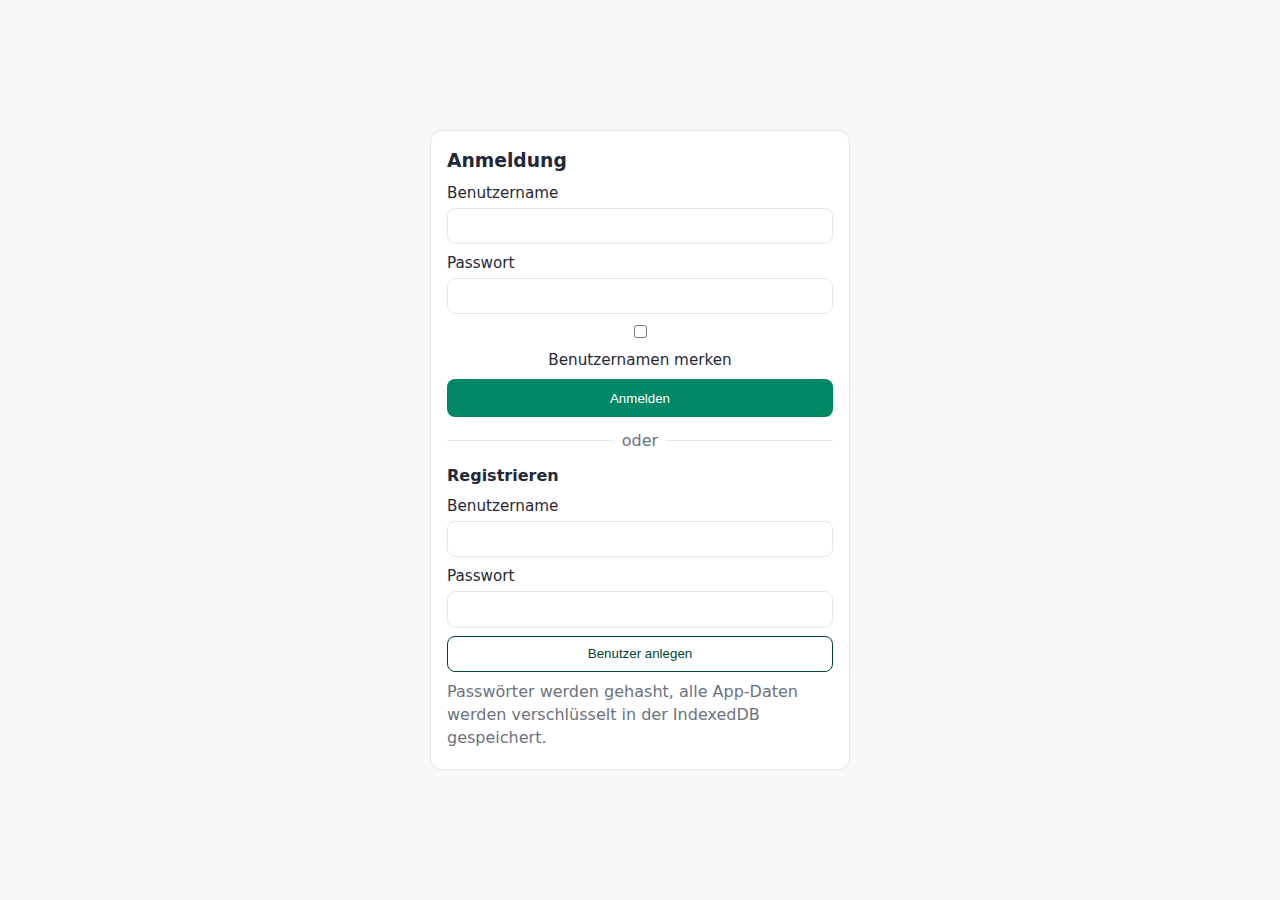
<file: index.html>
<!doctype html>
<html lang="de">
<head>
  <meta charset="utf-8" />
  <meta name="viewport" content="width=device-width,initial-scale=1,viewport-fit=cover" />
  <meta name="theme-color" content="#008866" />
  <title>Mündliche Noten – PWA</title>
  <link rel="manifest" href="manifest.json" />
  <link rel="icon" href="icons/icon-192.png" />
  <link rel="apple-touch-icon" href="icons/icon-192.png" />
  <link rel="stylesheet" href="style.css" />
</head>
<body data-theme="light">
  <!-- Login / Registrierung -->
  <section id="view-auth" class="auth-view active">
    <div class="auth-card">
      <h3>Anmeldung</h3>
      <form id="loginForm" class="auth-forms" autocomplete="on">
        <label>Benutzername
          <input type="text" id="loginUser" autocomplete="username" required />
        </label>
        <label>Passwort
          <input type="password" id="loginPass" autocomplete="current-password" required />
        </label>
        <label class="inline">
          <input type="checkbox" id="rememberUser" /> Benutzernamen merken
        </label>
        <button class="primary full" type="submit">Anmelden</button>
      </form>

      <div class="divider"><span>oder</span></div>

      <h4>Registrieren</h4>
      <form id="registerForm" class="auth-forms" autocomplete="on">
        <label>Benutzername
          <input type="text" id="regUser" autocomplete="username" required />
        </label>
        <label>Passwort
          <input type="password" id="regPass" autocomplete="new-password" required />
        </label>
        <button class="secondary full" type="submit">Benutzer anlegen</button>
      </form>
      <p class="hint">Passwörter werden gehasht, alle App-Daten werden verschlüsselt in der IndexedDB gespeichert.</p>
    </div>
  </section>

  <header class="app-header hidden" id="appHeader">
    <div class="header-row">
      <h3 id="appTitle">Mündliche Noten der Klasse —</h3>
      <div class="header-actions">
        <span id="todayDisplay" class="today"></span>
        <button id="themeToggle" class="secondary small" aria-label="Design umschalten">☀︎/🌙</button>
        <button id="logoutBtn" class="secondary small" aria-label="Abmelden">Abmelden</button>
      </div>
    </div>
    <nav class="tabs">
      <!-- Tab 1 -->
      <button class="tab-btn" data-view="#view-erfassen" aria-selected="true">Erfassen</button>
      <!-- Tab 2 -->
      <button class="tab-btn" data-view="#view-uebersicht">Übersicht</button>
      <!-- Tab 3 -->
      <button class="tab-btn" data-view="#view-sitzplan">Sitzplan</button>
      <!-- Tab 4 -->
      <button class="tab-btn" data-view="#view-verwaltung">Verwaltung</button>
    </nav>
  </header>

  <main class="hidden" id="appMain">
    <!-- Erfassen (Tab 1) -->
    <section id="view-erfassen" class="view active">
      <div class="toolbar toolbar-compact">
        <label>Klasse
          <select id="classSelectRecord"></select>
        </label>
        <label>von
          <input type="date" id="dateFrom" />
        </label>
        <label>bis
          <input type="date" id="dateTo" />
        </label>
        <div class="quick-semester">
          <button id="btnH1" class="secondary sem-btn">1. Halbjahr</button>
          <button id="btnH2" class="secondary sem-btn">2. Halbjahr</button>
        </div>
        <label>Ansicht
          <select id="sortMode">
            <option value="lastname">Nachname A–Z</option>
            <option value="firstname">Vorname A–Z</option>
            <option value="seating">Sitzplan</option>
          </select>
        </label>
      </div>

      <div id="studentList" class="cards"></div>
      <p id="hintNoClass" class="hint hidden">Noch keine Klasse vorhanden. Bitte unter „Verwaltung“ eine Klasse anlegen.</p>
    </section>

    <!-- Übersicht (Tab 2) -->
    <section id="view-uebersicht" class="view">
      <div class="toolbar toolbar-compact">
        <label>Klasse
          <select id="classSelectOverview"></select>
        </label>
        <label>Schüler (optional)
          <select id="studentSelectOverview">
            <option value="">— alle —</option>
          </select>
        </label>
        <label>von
          <input type="date" id="overviewFrom" />
        </label>
        <label>bis
          <input type="date" id="overviewTo" />
        </label>
        <div class="quick-semester">
          <button id="btnH1Overview" class="secondary sem-btn">1. Halbjahr</button>
          <button id="btnH2Overview" class="secondary sem-btn">2. Halbjahr</button>
        </div>
      </div>

      <div id="overviewHighlight" class="ovl-highlight hidden"></div>
      <div id="overviewStats" class="stats"></div>

      <div class="table-wrap">
        <table class="table">
          <thead>
            <tr>
              <th>Datum</th>
              <th>Klasse</th>
              <th>Schüler</th>
              <th>Symbol</th>
              <th>Wert</th>
            </tr>
          </thead>
          <tbody id="overviewTableBody"></tbody>
        </table>
      </div>
    </section>

    <!-- Sitzplan (Tab 3) -->
    <section id="view-sitzplan" class="view">
      <div class="toolbar toolbar-compact toolbar-seating">
        <div class="seating-fields">
          <label>Klasse
            <select id="classSelectSeating"></select>
          </label>
          <label>Raumname
            <input type="text" id="roomNameInput" placeholder="z. B. R203" />
          </label>
          <label>Vorlage
            <select id="seatingPreset">
              <option value="free">Freies Raster</option>
              <option value="rows">Reihen</option>
              <option value="u">U‑Form</option>
            </select>
          </label>
          <label>Reihen
            <input type="number" id="seatingRows" min="1" max="20" value="5" />
          </label>
          <label>Spalten
            <input type="number" id="seatingCols" min="1" max="20" value="6" />
          </label>
          <label>Gänge nach Spalte
            <input type="text" id="seatingAisles" placeholder="z. B. 2,4" />
          </label>
        </div>
        <div class="seating-actions">
          <button id="btnBuildGrid" class="primary">Raster aktualisieren</button>
          <button id="btnClearSeating" class="danger">Alle Positionen leeren</button>
          <button id="btnExportPDFSeating" class="secondary">Sitzplan als PDF</button>
        </div>
      </div>

      <div class="seating-wrap">
        <div class="seating-left">
          <h4>Palette</h4>
          <div id="seatingPalette" class="palette"></div>
        </div>
        <div class="seating-right">
          <h4>Raster</h4>
          <div id="seatingGrid" class="grid-seating" aria-label="Sitzplan"></div>
          <p class="hint">Palette: Schüler antippen, dann Zelle tippen, um zu platzieren. Belegte Zelle erneut tippen, um zu leeren.</p>
        </div>
      </div>
    </section>

    <!-- Verwaltung (Tab 4) -->
    <section id="view-verwaltung" class="view">
      <h4>Schuljahres-Einstellungen (global)</h4>
      <form id="formGlobalYear" class="card">
        <div class="grid grid-year">
          <label>Schuljahresbeginn
            <input type="date" id="globalYearStart" required />
          </label>
          <label>Beginn 2. Halbjahr
            <input type="date" id="globalH2Start" required />
          </label>
          <label>Schuljahresende
            <input type="date" id="globalYearEnd" required />
          </label>
          <div class="actions actions-inline">
            <button type="submit" class="primary">Für alle Klassen übernehmen</button>
          </div>
        </div>
        <p class="hint">Gilt sofort für alle Klassen und wird beim Anlegen vorausgefüllt.</p>
      </form>

      <h4>Klasse anlegen</h4>
      <form id="formClass" class="card">
        <div class="grid grid-class">
          <label>Klassenname
            <input type="text" id="className" required placeholder="z. B. 5a" />
          </label>
          <label>Fach
            <input type="text" id="classSubject" required placeholder="z. B. Mathematik" />
          </label>
          <label>Klassenlehrkraft (optional)
            <input type="text" id="classTeacher" placeholder="z. B. Frau Müller" />
          </label>
          <label>Schuljahresbeginn
            <input type="date" id="yearStart" required />
          </label>
          <label>Beginn 2. Halbjahr
            <input type="date" id="h2Start" required />
          </label>
          <label>Schuljahresende
            <input type="date" id="yearEnd" required />
          </label>
        </div>

        <div class="row-students">
          <label class="studentlist">Schülerliste (ein Name pro Zeile)
            <textarea id="studentNames" rows="6" placeholder="Max Mustermann
Erika Muster
..."></textarea>
          </label>
          <div class="side-actions">
            <input type="file" id="csvImportCreate" accept=".csv,text/csv" class="hidden" />
            <button type="button" id="btnCsvImportCreate" class="secondary">CSV importieren</button>
            <button type="submit" class="primary">Klasse speichern</button>
            <button type="reset" class="secondary">Zurücksetzen</button>
          </div>
        </div>
      </form>

      <h4>Bestehende Klassen</h4>
      <div id="classList" class="list"></div>
    </section>
  </main>

  <!-- Kontext-Popover -->
  <div id="gradePopover" class="popover hidden" role="dialog" aria-modal="true">
    <div class="popover-content">
      <div id="popoverStudent" class="popover-title">Bewertung</div>
      <div class="popover-grid">
        <button data-symbol="+++" class="grade-btn top">+++</button>
        <button data-symbol="++" class="grade-btn strong">++</button>
        <button data-symbol="+" class="grade-btn good">+</button>
        <button data-symbol="o" class="grade-btn neutral">o</button>
        <button data-symbol="−" class="grade-btn weak">−</button>
        <button data-symbol="−−" class="grade-btn poor">−−</button>
      </div>
      <button id="popoverCancel" class="secondary full">Abbrechen</button>
    </div>
  </div>

  <!-- Toast -->
  <div id="toast" class="toast" role="status" aria-live="polite"></div>

  <script src="app.js"></script>
</body>
</html>
</file>
<file: style.css>
:root{
  --primary:#008866;
  --primary-600:#007457;
  --secondary:#004433;

  --bg:#f6f7f9;
  --card:#ffffff;
  --text:#1f2937;
  --muted:#6b7280;
  --ring: rgba(0,136,102,.25);
  --border:#e5e7eb;

  --danger-bg:#fee2e2; --danger-border:#fecaca; --danger-text:#991b1b;
  --secondary-bg:#e6fff6; --secondary-border:#bdecdc; --secondary-text:#0a4d3d;

  --neutral-bg:#eef1f4; /* helles Grau für Ø≈4 oder keine Einträge */
  --aisle:24px; /* Breite für freie Gänge (Spalten) und Zeilenabstand */
}
[data-theme="dark"]{
  --bg:#0f1216;
  --card:#171a20;
  --text:#e5e7eb;
  --muted:#9aa3af;
  --border:#2a2f38;
  --ring: rgba(0,136,102,.35);

  --danger-bg:#3a1212; --danger-border:#5b1b1b; --danger-text:#f9b1b1;
  --secondary-bg:#0f2a25; --secondary-border:#1b4a40; --secondary-text:#a6f2da;

  --neutral-bg:#20252c;
}

*{box-sizing:border-box}
html,body{margin:0;padding:0;height:100%;background:var(--bg);color:var(--text);font:16px/1.45 system-ui,-apple-system,Segoe UI,Roboto,Inter,sans-serif}
h3,h4{margin:0 0 .5rem 0}
p{margin:.25rem 0}

/* Auth */
.auth-view{display:grid; place-items:center; min-height:100vh; padding:1rem}
.auth-card{max-width:420px; width:100%; background:var(--card); border:1px solid var(--border); border-radius:.75rem; padding:1rem}
.auth-forms{display:grid; gap:.5rem; margin:.5rem 0}
.inline{display:flex; align-items:center; gap:.5rem}
.divider{display:flex; align-items:center; gap:.5rem; margin:.75rem 0; color:var(--muted)}
.divider::before,.divider::after{content:""; flex:1; height:1px; background:var(--border)}

.app-header{
  position:sticky; top:0; z-index:10;
  background:var(--card); border-bottom:1px solid var(--border);
  padding:.75rem 1rem;
}
.hidden{display:none}
.header-row{display:flex; align-items:center; justify-content:space-between}
.header-actions{display:flex; gap:.5rem; align-items:center}
.today{color:var(--muted); font-variant-numeric:tabular-nums}

.tabs{display:flex; gap:.5rem; margin-top:.5rem; flex-wrap:wrap}
.tab-btn{
  padding:.5rem .75rem; border:1px solid var(--border); background:var(--card); border-radius:.5rem; cursor:pointer; color:var(--text);
}
.tab-btn[aria-selected="true"]{background:var(--primary); color:#fff; border-color:var(--primary)}
main{padding:1rem; max-width:1300px; margin:0 auto}
.view{display:none}
.view.active{display:block}

/* Toolbars (iPad quer: in einer Zeile, Buttons auf Höhe der Datumsfelder) */
.toolbar{
  display:flex; gap:1rem; flex-wrap:wrap; align-items:center; margin-bottom:1rem;
}
@media (min-width:1024px){
  .toolbar{ flex-wrap:nowrap }
}
.toolbar-compact label, .toolbar-compact .quick-semester{margin-bottom:0}
.quick-semester{display:flex; gap:.5rem; align-items:center}
.quick-semester .sem-btn{height:40px; padding:.35rem .8rem}

/* Sitzplan-Toolbar: zweispaltig, rechts vertikale Buttons */
.toolbar-seating{
  display:grid; grid-template-columns: 1fr 260px; gap:1rem; align-items:start;
}
.toolbar-seating .seating-fields{display:flex; gap:1rem; flex-wrap:wrap; align-items:end}
.toolbar-seating .seating-actions{
  display:grid; gap:.5rem; align-content:start; justify-items:stretch;
}

/* Form Felder/Buttons */
label{display:flex; flex-direction:column; gap:.25rem; font-size:.95rem}
input[type="text"], textarea, select, input[type="date"], input[type="number"], input[type="password"]{
  padding:.6rem .7rem; border:1px solid var(--border); border-radius:.5rem; background:var(--card); color:var(--text); min-width:12rem;
}
input:focus, textarea:focus, select:focus{outline:none; border-color:var(--primary); box-shadow:0 0 0 4px var(--ring)}
.primary{background:var(--primary); color:#fff; border:none; padding:.7rem 1rem; border-radius:.5rem; cursor:pointer; white-space:nowrap}
.primary:active{filter:brightness(.95)}
.secondary{
  background:#ffffff; color:var(--secondary);
  border:1px solid var(--secondary); padding:.6rem .9rem; border-radius:.5rem; cursor:pointer; white-space:nowrap
}
.danger{background:var(--danger-bg); color:var(--danger-text); border:1px solid var(--danger-border); padding:.6rem .9rem; border-radius:.5rem; cursor:pointer; white-space:nowrap}
.small{padding:.35rem .5rem; font-size:.9rem}
.full{width:100%}
.card{background:var(--card); border:1px solid var(--border); border-radius:.75rem; padding:1rem}
.grid{display:grid; gap:1rem}

/* Verwaltung – iPad-optimierte Grids (eine Zeile) */
.grid-year{ grid-template-columns: repeat(3, minmax(180px,1fr)) auto; align-items:end }
.grid-class{ grid-template-columns: repeat(6, minmax(150px,1fr)); align-items:end }
@media (max-width:1023px){
  .grid-year{ grid-template-columns: 1fr 1fr; }
  .grid-class{ grid-template-columns: 1fr 1fr 1fr; }
}
.actions{display:flex; gap:.5rem; flex-wrap:wrap}
.actions-inline{justify-content:flex-start}

/* Hinweise */
.hint{color:var(--muted); margin-top:.5rem}

/* Klasse anlegen: Schülerliste neben Buttons (iPad) */
.row-students{display:grid; grid-template-columns: 1fr auto; gap:1rem; align-items:start; margin-top:1rem}
.row-students .studentlist{width:100%}
.row-students .side-actions{display:grid; gap:.5rem; align-content:start}
@media (max-width:800px){
  .row-students{grid-template-columns:1fr}
}

/* Erfassen – Kartenansicht */
.cards{display:grid; grid-template-columns:repeat(auto-fill, minmax(220px,1fr)); gap:.75rem}
.student-card{
  background:var(--card); border:1px solid var(--border); border-radius:.75rem; padding:1rem;
  display:flex; justify-content:space-between; align-items:center; gap:.5rem;
  min-height:72px; cursor:pointer; touch-action:manipulation;
}
.student-name{font-weight:700}
.avg{font-variant-numeric:tabular-nums; color:var(--muted)}

/* Durchschnitt-Farbcode */
.grade-a{background:#e8fff4} /* ~1-2 sehr gut */
.grade-b{background:#f0fff8} /* ~2-3 gut */
.grade-c{background:#f7fbff} /* ~3-<4 befriedigend */
.grade-d{background:#fff7ed} /* ~4-5 schwach */
.grade-e{background:#fef2f2} /* ~5-6 mangelhaft/ungenügend */
.grade-neutral{background:var(--neutral-bg)} /* Ø≈4 oder keine Einträge */

/* Sitzplan – Editor */
.seating-wrap{display:grid; grid-template-columns:300px 1fr; gap:1rem}
@media (max-width:1000px){ .seating-wrap{grid-template-columns:1fr} }
.palette{display:grid; gap:.5rem; background:var(--card); border:1px solid var(--border); border-radius:.75rem; padding:.75rem; max-height:60vh; overflow:auto}
.palette .chip{
  padding:.5rem .6rem; border:1px solid var(--border); border-radius:.5rem; background:var(--card); cursor:pointer; color:var(--text);
}
.palette .chip.selected{outline:3px solid var(--ring); border-color:var(--primary)}
.palette .chip.placed{background:var(--secondary-bg); border-color:var(--secondary-border)}
.grid-seating{
  --cell:64px;
  display:grid; gap:6px; background:transparent;
  width:100%; height:calc(100vh - 320px); /* dynamisch skaliert per JS */
}
.grid-seating .cell{
  width:var(--cell); height:var(--cell); display:flex; align-items:center; justify-content:center;
  border:1px dashed var(--border); border-radius:.35rem; background:var(--card); color:var(--text);
  user-select:none; touch-action:manipulation; cursor:pointer; text-align:center; padding:.25rem;
  box-sizing:border-box;
}
.grid-seating .cell.disabled{background:repeating-linear-gradient(45deg, #00000008, #00000008 6px, transparent 6px, transparent 12px); cursor:not-allowed; opacity:.6}
.grid-seating .cell.occupied{border-style:solid; border-color:var(--primary); background:#e6fff6}

/* Erfassen – Sitzplananzeige (maximale Flächennutzung) */
.capture-seating{
  --cell:80px;
  display:grid; gap:8px; width:100%; height:calc(100vh - 240px);
}
.cap-cell{
  width:var(--cell); height:var(--cell);
  border:1px dashed var(--border); border-radius:.35rem; background:var(--card); color:var(--text);
  display:flex; align-items:center; justify-content:center; padding:.25rem; box-sizing:border-box;
}
.cap-disabled{background:repeating-linear-gradient(45deg, #00000008, #00000008 6px, transparent 6px, transparent 12px)}
.cap-occupied{border-style:solid; border-color:var(--primary); background:#e6fff6}
.cap-btn{
  all:unset; display:flex; flex-direction:column; align-items:center; justify-content:center; width:100%; height:100%; cursor:pointer;
  text-align:center; padding:.25rem; border-radius:.25rem;
}

/* Tabellen/Listen/Stats */
.list{display:grid; gap:.75rem}
.list-item{background:var(--card); border:1px solid var(--border); border-radius:.75rem; padding:.75rem}
.list-row{display:flex; justify-content:space-between; align-items:center; gap:.5rem; flex-wrap:wrap}
.badge{background:var(--secondary-bg); color:var(--secondary-text); border:1px solid var(--secondary-border); padding:.2rem .5rem; border-radius:.5rem; font-size:.8rem}
.table-wrap{overflow:auto; background:var(--card); border:1px solid var(--border); border-radius:.75rem}
.table{width:100%; border-collapse:separate; border-spacing:0}
.table th,.table td{padding:.6rem .75rem; border-bottom:1px solid #1f293708; text-align:left; white-space:nowrap}
.table td.stu, .table td.val{font-weight:700; background: #00000005}
[data-theme="dark"] .table td.stu, [data-theme="dark"] .table td.val{background:#ffffff0a}
.stats{margin:.5rem 0 1rem 0; color:var(--text)}

/* Semester-Buttons: aktive Auswahl hervorheben */
.sem-btn.sem-active{ background:var(--primary); color:#fff; border-color:var(--primary); }

/* Kontext-Popover (Bewertung) */
.popover{
  position:fixed; inset:0; display:flex; align-items:flex-start; justify-content:flex-start;
  background:transparent; z-index:1000;
}
.popover.hidden{display:none}
.popover-content{
  background:var(--card); color:var(--text); border:1px solid var(--border); border-radius:.75rem;
  padding:.75rem; min-width:320px; box-shadow:0 8px 24px rgba(0,0,0,.2);
}
.popover-title{font-weight:700; margin-bottom:.5rem}
.popover-grid{display:grid; grid-template-columns:repeat(3,1fr); gap:.5rem; margin-bottom:.5rem}
.grade-btn{
  padding:1.05rem .25rem; font-size:1.2rem; font-weight:800; border-radius:.5rem; border:1px solid var(--border); background:var(--card); min-height:68px; color:var(--text);
}
.grade-btn.top{background:#ddfff2; border-color:#bdecdc}
.grade-btn.strong{background:#e6fff6; border-color:#bdecdc}
.grade-btn.good{background:#f0fff9; border-color:#c7f2e7}
.grade-btn.neutral{background:#f8fafc}
.grade-btn.weak{background:#fff7ed; border-color:#fed7aa}
.grade-btn.poor{background:#fef2f2; border-color:#fecaca}

/* Buttons */
button:disabled{opacity:.6; cursor:not-allowed}

/* Toast */
.toast{
  position:fixed; left:50%; bottom:1rem; transform:translateX(-50%); background:#111827; color:#fff;
  padding:.6rem .9rem; border-radius:.5rem; opacity:0; pointer-events:none; transition:opacity .25s, transform .25s;
  max-width:90vw; text-align:center; z-index:1200;
}
.toast.show{opacity:1; transform:translateX(-50%) translateY(-6px)}

/* Druck/PDF */
@media print{
  body{background:#fff}
  .print-header{font-size:14px; margin-bottom:10px}
  .print-grid{display:grid; gap:6px; row-gap:12mm}
  .print-cell{
    border:1px solid #333; border-radius:4px; min-height:28mm; display:flex; align-items:center; justify-content:center;
    font-size:12px; padding:4px; text-align:center; word-break:break-word;
  }
  .print-cell.disabled{background:repeating-linear-gradient(45deg, #00000010, #00000010 6px, transparent 6px, transparent 12px)}
  .print-table{width:100%; border-collapse:collapse}
  .print-table th,.print-table td{border:1px solid #333; padding:4px 6px; font-size:11px}
}

/* Sitzplan – Feldbreiten gemäß Vorgabe */
#roomNameInput{ width:6ch; min-width:unset }
#seatingPreset{ width:12ch; min-width:unset }
#seatingRows{ width:4ch; min-width:unset }
#seatingCols{ width:4ch; min-width:unset }
#seatingAisles{ width:12ch; min-width:unset }
</file>
